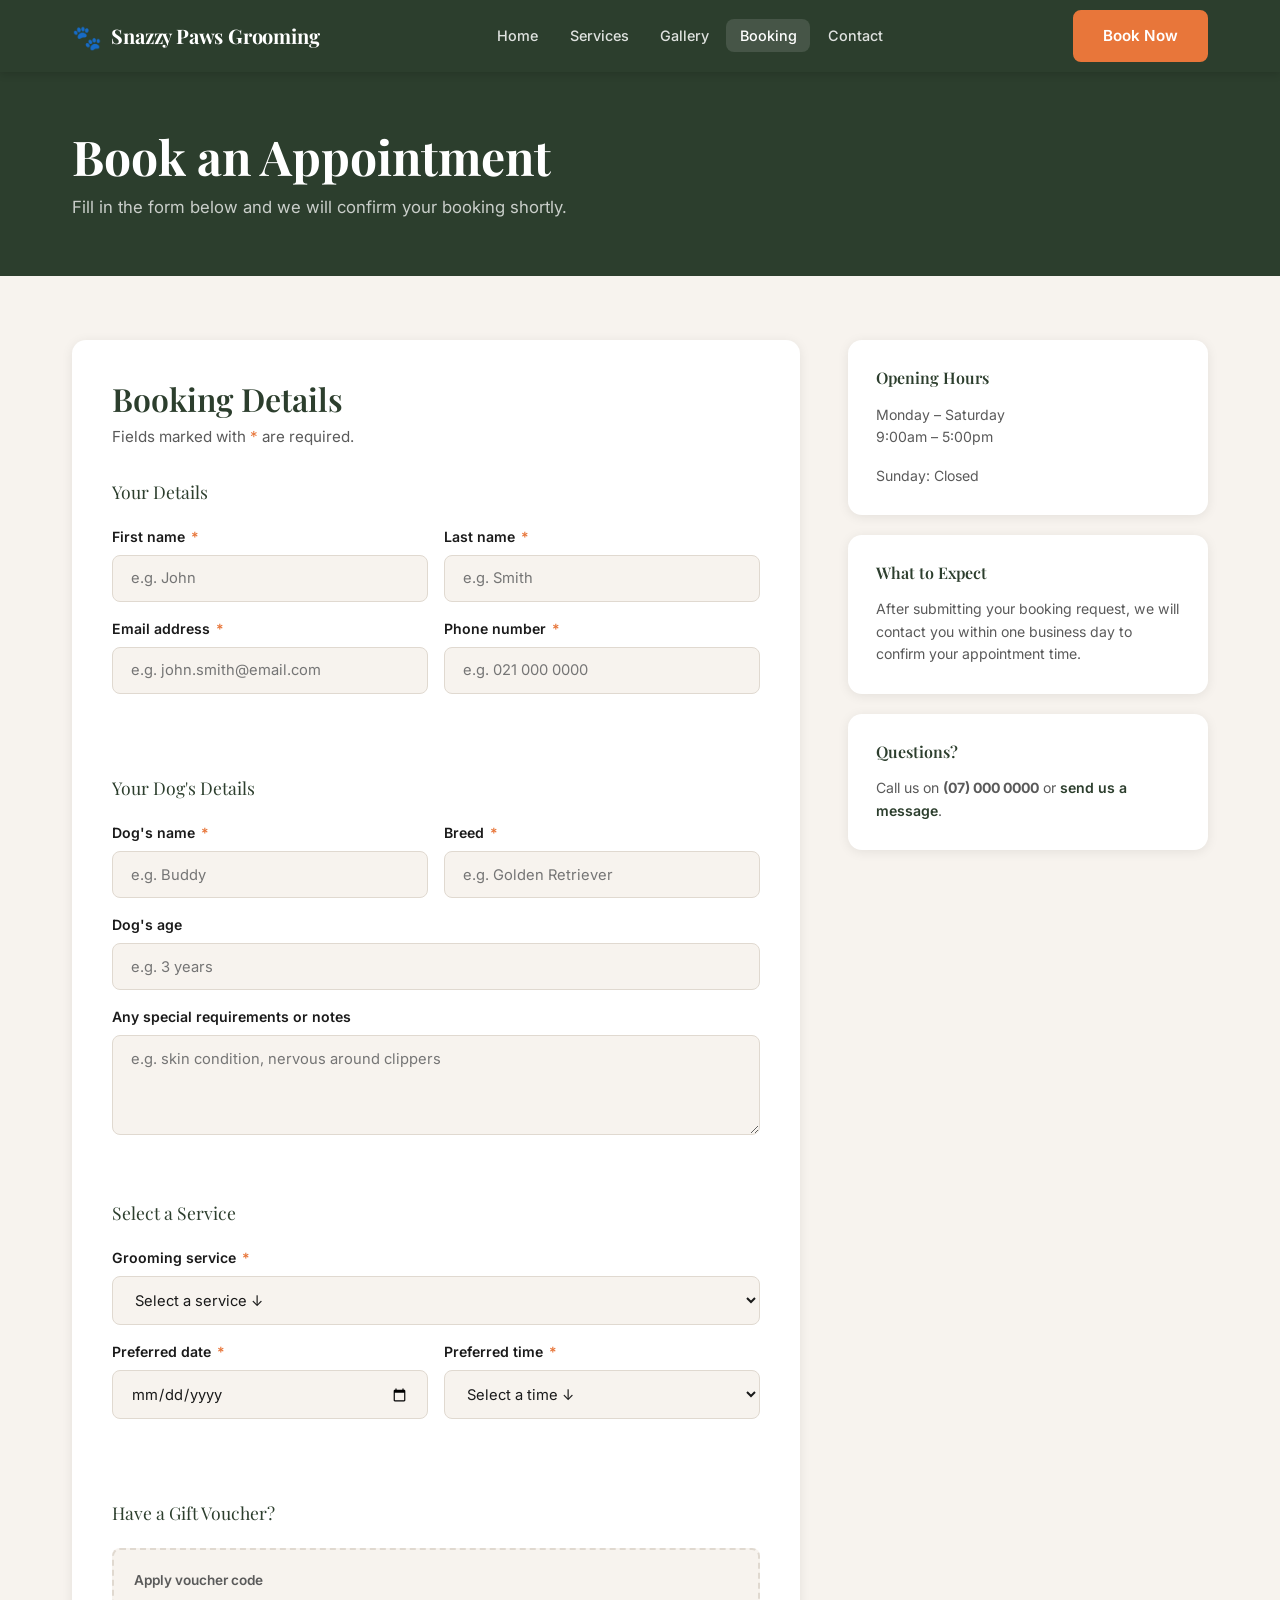
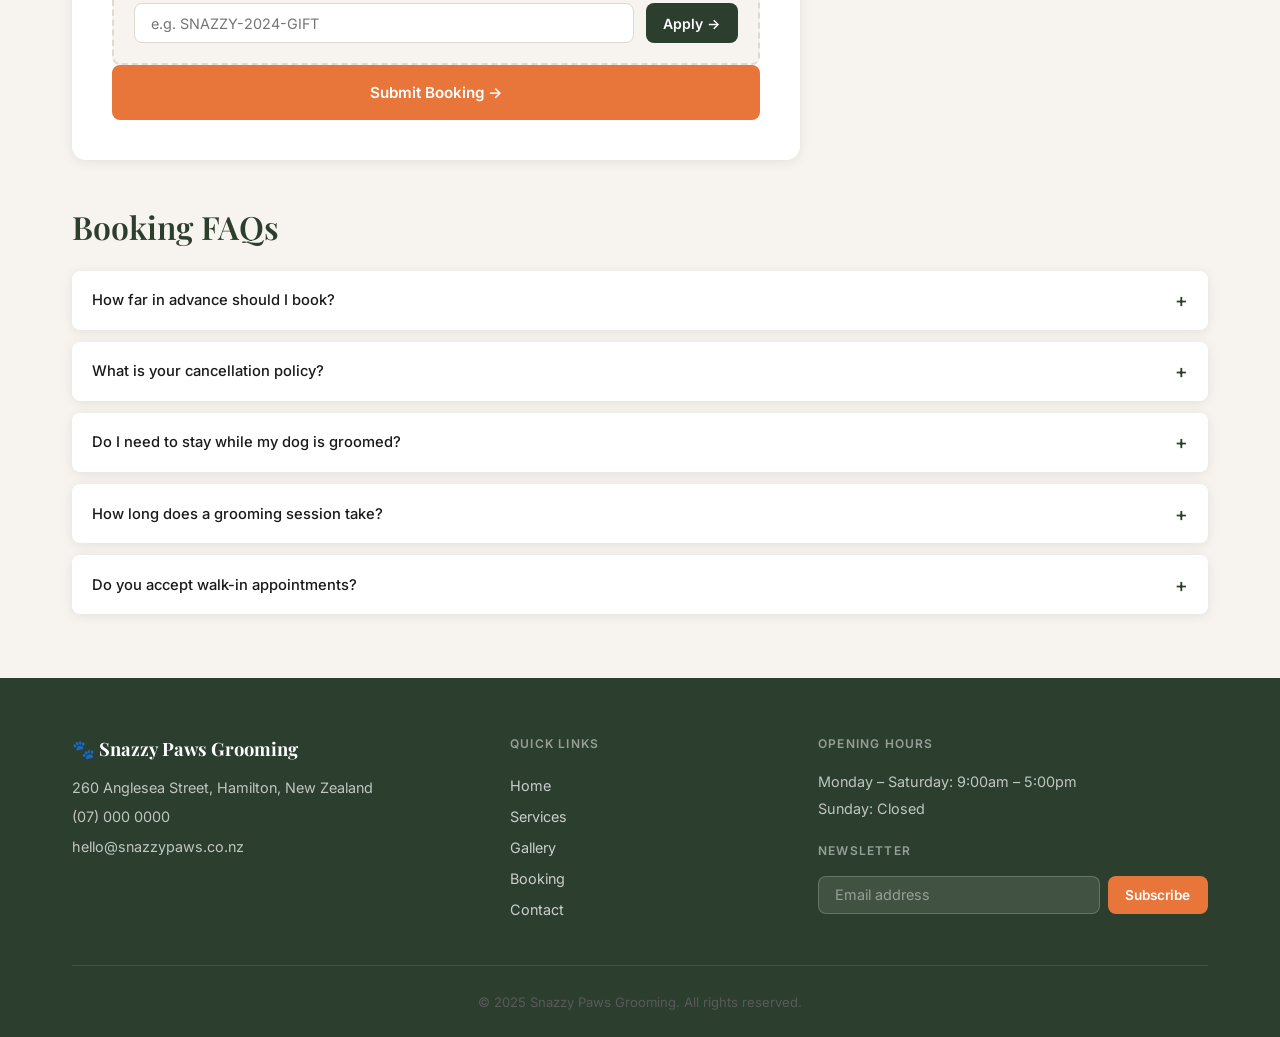
<file: booking.html>
<!DOCTYPE html>
<html lang="en">
  <head>
    <meta charset="UTF-8" />
    <meta name="viewport" content="width=device-width, initial-scale=1.0" />
    <meta name="description" content="Book a grooming appointment at Snazzy Paws Grooming in Hamilton — quick and easy online booking." />
    <title>Booking | Snazzy Paws Grooming</title>
    <link rel="stylesheet" href="css/styles.min.css" />
  </head>
  <body>

    <!-- ===================== HEADER ===================== -->
    <header class="site-header">
      <nav class="nav container" aria-label="Main navigation">
        <a href="index.html" class="nav__brand" aria-label="Snazzy Paws Grooming — Home">
          <span class="nav__brand-icon" aria-hidden="true">🐾</span>
          Snazzy Paws Grooming
        </a>
        <ul class="nav__links">
          <li><a href="index.html">Home</a></li>
          <li><a href="services.html">Services</a></li>
          <li><a href="gallery.html">Gallery</a></li>
          <li><a href="booking.html" class="active" aria-current="page">Booking</a></li>
          <li><a href="contact.html">Contact</a></li>
        </ul>
        <a href="booking.html" class="btn btn--primary nav__cta">Book Now</a>
        <button
          class="nav__toggle"
          aria-label="Open navigation menu"
          aria-expanded="false"
          aria-controls="mobile-nav"
        >
          <span></span>
          <span></span>
          <span></span>
        </button>
      </nav>
      <nav class="nav__mobile" id="mobile-nav" aria-label="Mobile navigation" aria-hidden="true">
        <a href="index.html">Home</a>
        <a href="services.html">Services</a>
        <a href="gallery.html">Gallery</a>
        <a href="booking.html" aria-current="page">Booking</a>
        <a href="contact.html">Contact</a>
        <a href="booking.html" class="btn btn--primary">Book Now</a>
      </nav>
    </header>

    <!-- ===================== MAIN ===================== -->
    <main id="main-content">

      <!-- Page Hero -->
      <section class="page-hero" aria-label="Booking page header">
        <div class="container">
          <h1>Book an Appointment</h1>
          <p>Fill in the form below and we will confirm your booking shortly.</p>
        </div>
      </section>

      <!-- Booking Form + Sidebar -->
      <section class="section" aria-labelledby="booking-form-heading">
        <div class="container">
          <div class="booking-layout">

            <!-- Booking Form -->
            <div>
              <div class="form-card">
                <h2 id="booking-form-heading" style="margin-bottom:0.4rem;">Booking Details</h2>
                <p style="font-size:0.95rem; margin-bottom:1.75rem;">Fields marked with <span style="color:var(--orange);">*</span> are required.</p>

                <!-- Your Details -->
                <fieldset class="form-section">
                  <legend class="form-section__title">Your Details</legend>
                  <div class="form-row">
                    <div class="form-group">
                      <label for="first-name">First name <span class="required">*</span></label>
                      <input
                        type="text"
                        id="first-name"
                        name="first-name"
                        placeholder="e.g. John"
                        autocomplete="given-name"
                        aria-required="true"
                      />
                    </div>
                    <div class="form-group">
                      <label for="last-name">Last name <span class="required">*</span></label>
                      <input
                        type="text"
                        id="last-name"
                        name="last-name"
                        placeholder="e.g. Smith"
                        autocomplete="family-name"
                        aria-required="true"
                      />
                    </div>
                  </div>
                  <div class="form-row">
                    <div class="form-group">
                      <label for="email">Email address <span class="required">*</span></label>
                      <input
                        type="email"
                        id="email"
                        name="email"
                        placeholder="e.g. john.smith@email.com"
                        autocomplete="email"
                        aria-required="true"
                      />
                    </div>
                    <div class="form-group">
                      <label for="phone">Phone number <span class="required">*</span></label>
                      <input
                        type="tel"
                        id="phone"
                        name="phone"
                        placeholder="e.g. 021 000 0000"
                        autocomplete="tel"
                        aria-required="true"
                      />
                    </div>
                  </div>
                </fieldset>

                <!-- Dog's Details -->
                <fieldset class="form-section">
                  <legend class="form-section__title">Your Dog's Details</legend>
                  <div class="form-row">
                    <div class="form-group">
                      <label for="dog-name">Dog's name <span class="required">*</span></label>
                      <input
                        type="text"
                        id="dog-name"
                        name="dog-name"
                        placeholder="e.g. Buddy"
                        aria-required="true"
                      />
                    </div>
                    <div class="form-group">
                      <label for="dog-breed">Breed <span class="required">*</span></label>
                      <input
                        type="text"
                        id="dog-breed"
                        name="dog-breed"
                        placeholder="e.g. Golden Retriever"
                        aria-required="true"
                      />
                    </div>
                  </div>
                  <div class="form-group">
                    <label for="dog-age">Dog's age</label>
                    <input
                      type="text"
                      id="dog-age"
                      name="dog-age"
                      placeholder="e.g. 3 years"
                    />
                  </div>
                  <div class="form-group">
                    <label for="special-requirements">Any special requirements or notes</label>
                    <textarea
                      id="special-requirements"
                      name="special-requirements"
                      placeholder="e.g. skin condition, nervous around clippers"
                      rows="3"
                    ></textarea>
                  </div>
                </fieldset>

                <!-- Select a Service -->
                <fieldset class="form-section">
                  <legend class="form-section__title">Select a Service</legend>
                  <div class="form-group">
                    <label for="service">Grooming service <span class="required">*</span></label>
                    <select id="service" name="service" aria-required="true">
                      <option value="" disabled selected>Select a service ↓</option>
                      <option value="bath-brush">Bath &amp; Brush ($25–$50)</option>
                      <option value="haircut">Haircut ($45–$85)</option>
                      <option value="nail-trim">Nail Trim ($10–$20)</option>
                      <option value="ear-cleaning">Ear Cleaning ($10–$15)</option>
                      <option value="teeth-brushing">Teeth Brushing ($10–$15)</option>
                      <option value="full-groom">Full Groom ($60–$120)</option>
                      <option value="spa">Spa Package ($75–$150)</option>
                      <option value="deshedding">De-shedding Treatment ($20–$40 add-on)</option>
                      <option value="medicated-bath">Medicated Bath ($20–$40 add-on)</option>
                      <option value="flea-tick">Flea &amp; Tick Treatment ($15–$30)</option>
                      <option value="express">Express Service ($15–$25 add-on)</option>
                      <option value="special-breed">Special-breed Cuts (price on consultation)</option>
                      <option value="puppy">Puppy Package ($30–$60)</option>
                      <option value="senior">Senior Dog Package ($40–$80)</option>
                    </select>
                  </div>
                  <div class="form-row">
                    <div class="form-group">
                      <label for="preferred-date">Preferred date <span class="required">*</span></label>
                      <input
                        type="date"
                        id="preferred-date"
                        name="preferred-date"
                        aria-required="true"
                      />
                    </div>
                    <div class="form-group">
                      <label for="preferred-time">Preferred time <span class="required">*</span></label>
                      <select id="preferred-time" name="preferred-time" aria-required="true">
                        <option value="" disabled selected>Select a time ↓</option>
                        <option value="9am">9:00am</option>
                        <option value="10am">10:00am</option>
                        <option value="11am">11:00am</option>
                        <option value="12pm">12:00pm</option>
                        <option value="1pm">1:00pm</option>
                        <option value="2pm">2:00pm</option>
                        <option value="3pm">3:00pm</option>
                        <option value="4pm">4:00pm</option>
                      </select>
                    </div>
                  </div>
                </fieldset>

                <!-- Gift Voucher -->
                <fieldset class="form-section">
                  <legend class="form-section__title">Have a Gift Voucher?</legend>
                  <div class="voucher-box">
                    <p class="voucher-box__label">Apply voucher code</p>
                    <div class="voucher-input-row">
                      <label for="voucher-code" class="sr-only">Voucher code</label>
                      <input
                        type="text"
                        id="voucher-code"
                        name="voucher-code"
                        placeholder="e.g. SNAZZY-2024-GIFT"
                        aria-label="Gift voucher code"
                      />
                      <button type="button" aria-label="Apply voucher code">Apply →</button>
                    </div>
                  </div>
                </fieldset>

                <!-- Submit -->
                <div class="form-section" style="border-bottom:none; padding-bottom:0; margin-bottom:0;">
                  <button type="submit" class="btn btn--primary" style="width:100%; justify-content:center; padding:1rem;" aria-label="Submit booking request">
                    Submit Booking →
                  </button>
                  <div class="confirmation-msg" role="alert" aria-live="polite" id="booking-confirmation">
                    ✓ Thank you — your booking request has been received. We will be in touch shortly to confirm your appointment.
                  </div>
                </div>

              </div>
            </div>

            <!-- Sidebar -->
            <aside class="booking-sidebar" aria-label="Booking information">
              <div class="sidebar-card">
                <h3>Opening Hours</h3>
                <p>Monday – Saturday<br />9:00am – 5:00pm</p>
                <p style="margin-top:0.5rem;">Sunday: Closed</p>
              </div>
              <div class="sidebar-card">
                <h3>What to Expect</h3>
                <p>After submitting your booking request, we will contact you within one business day to confirm your appointment time.</p>
              </div>
              <div class="sidebar-card">
                <h3>Questions?</h3>
                <p>Call us on <strong>(07) 000 0000</strong> or <a href="contact.html" style="color:var(--green-dark); font-weight:600;">send us a message</a>.</p>
              </div>
            </aside>

          </div>

          <!-- FAQ -->
          <section style="margin-top:3rem;" aria-labelledby="faq-heading">
            <h2 id="faq-heading" style="margin-bottom:1.5rem;">Booking FAQs</h2>
            <div class="faq-list">

              <div class="faq-item">
                <button
                  class="faq-item__question"
                  aria-expanded="false"
                  aria-controls="faq-1"
                >
                  How far in advance should I book?
                  <span class="faq-item__icon" aria-hidden="true">+</span>
                </button>
                <div class="faq-item__answer" id="faq-1" role="region">
                  We recommend booking at least 3–5 days in advance, especially for weekends. For popular time slots, a week or more ahead is ideal.
                </div>
              </div>

              <div class="faq-item">
                <button
                  class="faq-item__question"
                  aria-expanded="false"
                  aria-controls="faq-2"
                >
                  What is your cancellation policy?
                  <span class="faq-item__icon" aria-hidden="true">+</span>
                </button>
                <div class="faq-item__answer" id="faq-2" role="region">
                  We ask for at least 24 hours notice for cancellations so we can offer the slot to another dog. Last-minute cancellations may incur a fee.
                </div>
              </div>

              <div class="faq-item">
                <button
                  class="faq-item__question"
                  aria-expanded="false"
                  aria-controls="faq-3"
                >
                  Do I need to stay while my dog is groomed?
                  <span class="faq-item__icon" aria-hidden="true">+</span>
                </button>
                <div class="faq-item__answer" id="faq-3" role="region">
                  No — most owners drop their dog off and return when the groom is complete. We will give you an estimated pickup time when you book.
                </div>
              </div>

              <div class="faq-item">
                <button
                  class="faq-item__question"
                  aria-expanded="false"
                  aria-controls="faq-4"
                >
                  How long does a grooming session take?
                  <span class="faq-item__icon" aria-hidden="true">+</span>
                </button>
                <div class="faq-item__answer" id="faq-4" role="region">
                  Session length varies depending on the service and your dog's size and coat. A bath and brush typically takes 1–2 hours; a full groom may take 2–4 hours.
                </div>
              </div>

              <div class="faq-item">
                <button
                  class="faq-item__question"
                  aria-expanded="false"
                  aria-controls="faq-5"
                >
                  Do you accept walk-in appointments?
                  <span class="faq-item__icon" aria-hidden="true">+</span>
                </button>
                <div class="faq-item__answer" id="faq-5" role="region">
                  We occasionally have availability for walk-ins, but we recommend booking in advance to guarantee your preferred time. Call us on the day to check.
                </div>
              </div>

            </div>
          </section>

        </div>
      </section>

    </main>

    <!-- ===================== FOOTER ===================== -->
    <footer class="site-footer">
      <div class="container">
        <div class="footer__grid">
          <div>
            <p class="footer__brand">🐾 Snazzy Paws Grooming</p>
            <div class="footer__info">
              <p>260 Anglesea Street, Hamilton, New Zealand</p>
              <p>(07) 000 0000</p>
              <p>hello@snazzypaws.co.nz</p>
            </div>
          </div>
          <div>
            <p class="footer__heading">Quick Links</p>
            <nav class="footer__links" aria-label="Footer navigation">
              <a href="index.html">Home</a>
              <a href="services.html">Services</a>
              <a href="gallery.html">Gallery</a>
              <a href="booking.html">Booking</a>
              <a href="contact.html">Contact</a>
            </nav>
          </div>
          <div>
            <p class="footer__heading">Opening Hours</p>
            <div class="footer__hours">
              <p>Monday – Saturday: 9:00am – 5:00pm</p>
              <p>Sunday: Closed</p>
            </div>
            <p class="footer__heading" style="margin-top:1.25rem;">Newsletter</p>
            <form class="footer__newsletter-form" aria-label="Newsletter signup">
              <label for="newsletter-email-b" class="sr-only">Email address</label>
              <input type="email" id="newsletter-email-b" name="email" placeholder="Email address" />
              <button type="submit">Subscribe</button>
            </form>
          </div>
        </div>
        <div class="footer__bottom">
          <p style="margin-top:0.4rem;">© 2025 Snazzy Paws Grooming. All rights reserved.</p>
        </div>
      </div>
    </footer>

    <script>
      // Mobile nav toggle
      const toggle = document.querySelector('.nav__toggle');
      const mobileNav = document.querySelector('.nav__mobile');
      toggle.addEventListener('click', function () {
        const isOpen = mobileNav.classList.toggle('is-open');
        toggle.setAttribute('aria-expanded', isOpen);
        mobileNav.setAttribute('aria-hidden', !isOpen);
      });

      // FAQ accordion
      const faqButtons = document.querySelectorAll('.faq-item__question');
      faqButtons.forEach(function (btn) {
        btn.addEventListener('click', function () {
          const item = btn.closest('.faq-item');
          const isOpen = item.classList.toggle('is-open');
          btn.setAttribute('aria-expanded', isOpen);
        });
      });

      // Booking form submission (demo)
      const submitBtn = document.querySelector('[aria-label="Submit booking request"]');
      const confirmation = document.getElementById('booking-confirmation');
      if (submitBtn && confirmation) {
        submitBtn.addEventListener('click', function () {
          confirmation.style.display = 'block';
        });
      }
    </script>

  </body>
</html>
</file>
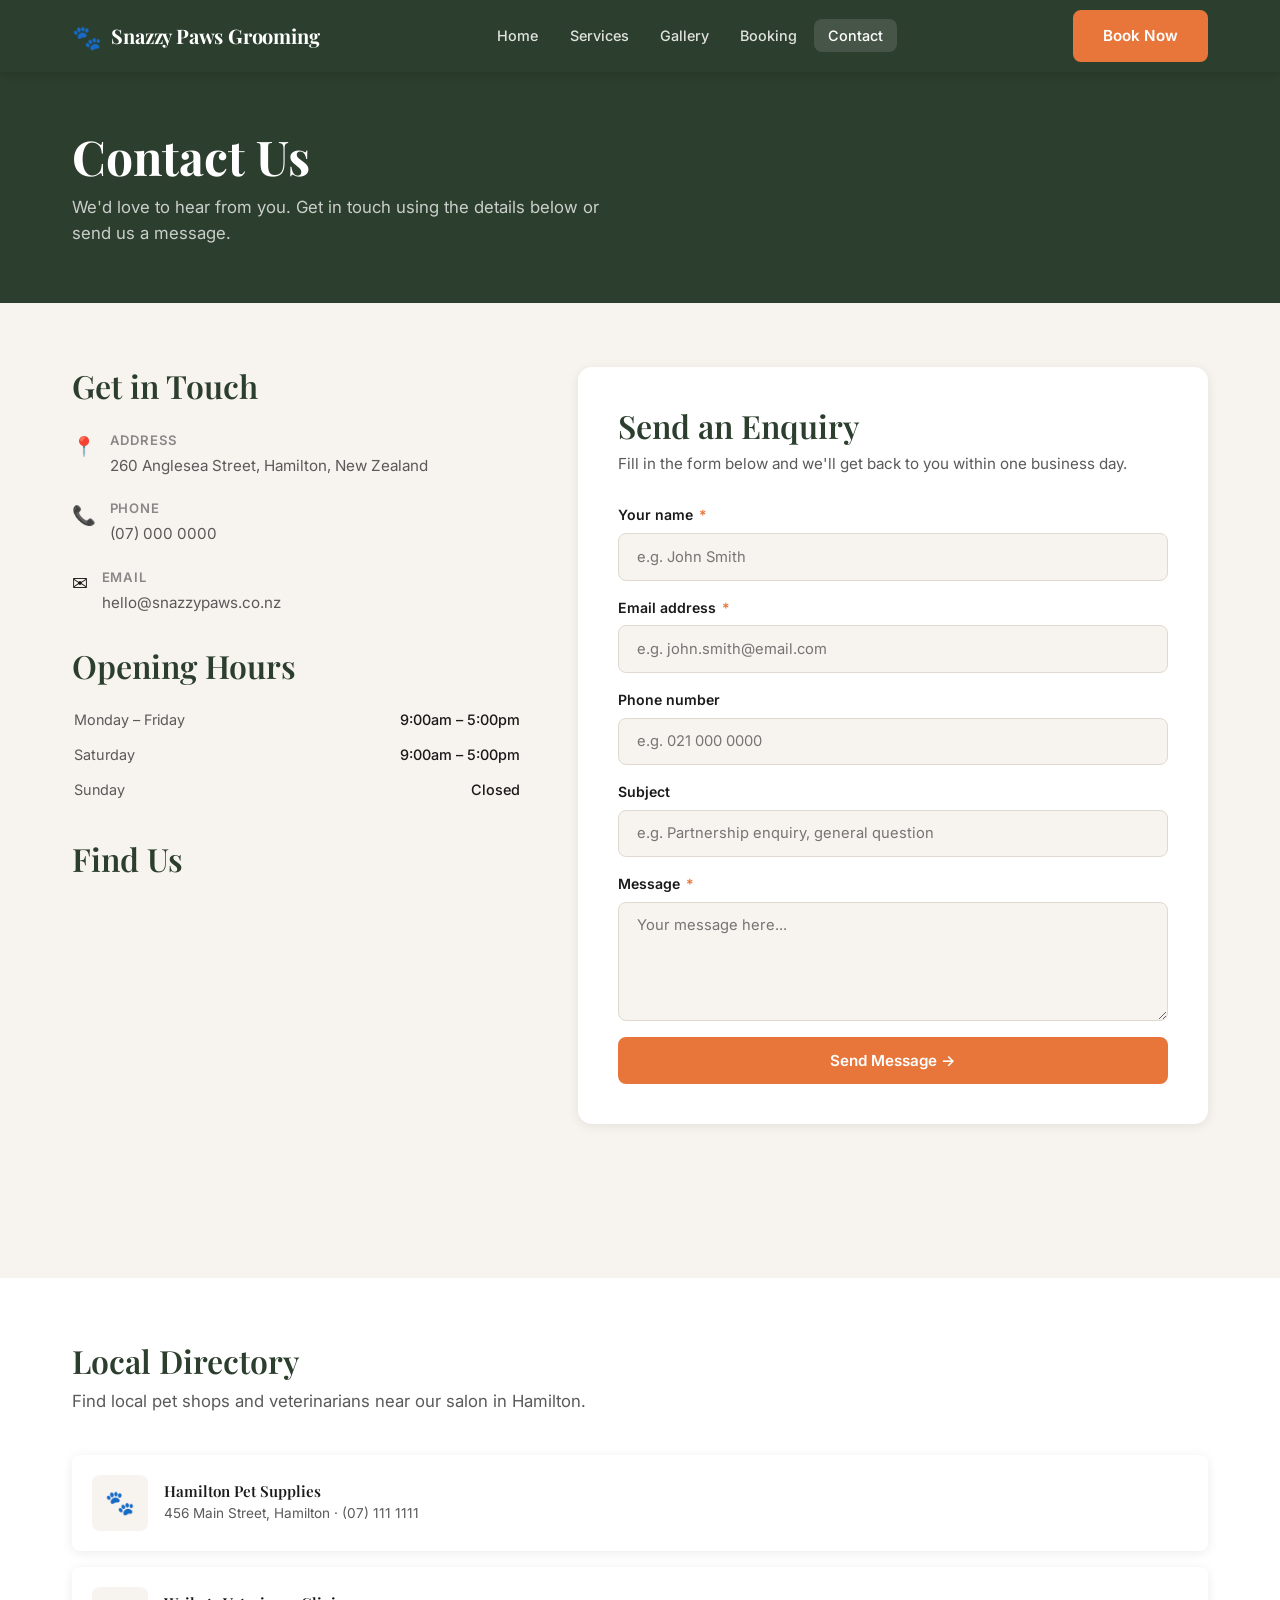
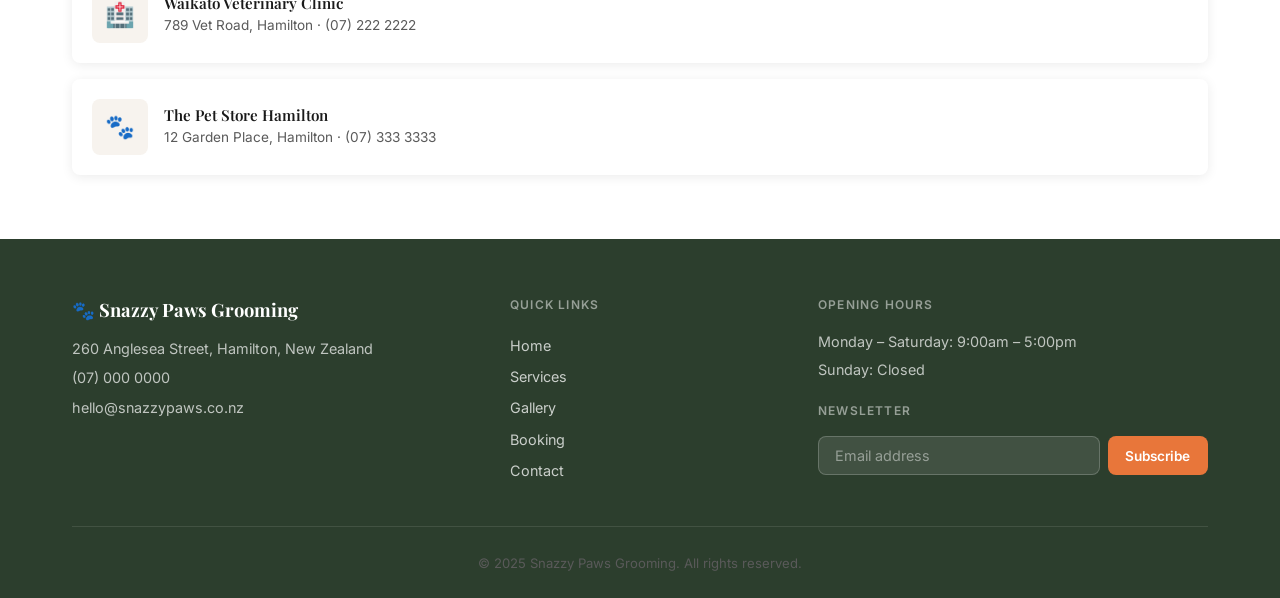
<file: contact.html>
<!DOCTYPE html>
<html lang="en">
  <head>
    <meta charset="UTF-8" />
    <meta name="viewport" content="width=device-width, initial-scale=1.0" />
    <meta name="description" content="Contact Snazzy Paws Grooming in Hamilton — get in touch, find us on the map, or send us a message." />
    <title>Contact | Snazzy Paws Grooming</title>
    <link rel="stylesheet" href="css/styles.min.css" />
  </head>
  <body>

    <!-- ===================== HEADER ===================== -->
    <header class="site-header">
      <nav class="nav container" aria-label="Main navigation">
        <a href="index.html" class="nav__brand" aria-label="Snazzy Paws Grooming — Home">
          <span class="nav__brand-icon" aria-hidden="true">🐾</span>
          Snazzy Paws Grooming
        </a>
        <ul class="nav__links">
          <li><a href="index.html">Home</a></li>
          <li><a href="services.html">Services</a></li>
          <li><a href="gallery.html">Gallery</a></li>
          <li><a href="booking.html">Booking</a></li>
          <li><a href="contact.html" class="active" aria-current="page">Contact</a></li>
        </ul>
        <a href="booking.html" class="btn btn--primary nav__cta">Book Now</a>
        <button
          class="nav__toggle"
          aria-label="Open navigation menu"
          aria-expanded="false"
          aria-controls="mobile-nav"
        >
          <span></span>
          <span></span>
          <span></span>
        </button>
      </nav>
      <nav class="nav__mobile" id="mobile-nav" aria-label="Mobile navigation" aria-hidden="true">
        <a href="index.html">Home</a>
        <a href="services.html">Services</a>
        <a href="gallery.html">Gallery</a>
        <a href="booking.html">Booking</a>
        <a href="contact.html" aria-current="page">Contact</a>
        <a href="booking.html" class="btn btn--primary">Book Now</a>
      </nav>
    </header>

    <!-- ===================== MAIN ===================== -->
    <main id="main-content">

      <!-- Page Hero -->
      <section class="page-hero" aria-label="Contact page header">
        <div class="container">
          <h1>Contact Us</h1>
          <p>We'd love to hear from you. Get in touch using the details below or send us a message.</p>
        </div>
      </section>

      <!-- Contact Info + Form -->
      <section class="section" aria-labelledby="contact-section-heading">
        <div class="container">
          <h2 id="contact-section-heading" class="sr-only">Contact information and enquiry form</h2>
          <div class="contact-layout">

            <!-- Left: Info + Hours + Map -->
            <div>
              <h2 style="margin-bottom:1.5rem;">Get in Touch</h2>

              <div class="contact-info__item">
                <span class="contact-info__icon" aria-hidden="true">📍</span>
                <div>
                  <p class="contact-info__label">Address</p>
                  <p class="contact-info__value">260 Anglesea Street, Hamilton, New Zealand</p>
                </div>
              </div>

              <div class="contact-info__item">
                <span class="contact-info__icon" aria-hidden="true">📞</span>
                <div>
                  <p class="contact-info__label">Phone</p>
                  <p class="contact-info__value">(07) 000 0000</p>
                </div>
              </div>

              <div class="contact-info__item">
                <span class="contact-info__icon" aria-hidden="true">✉️</span>
                <div>
                  <p class="contact-info__label">Email</p>
                  <p class="contact-info__value">hello@snazzypaws.co.nz</p>
                </div>
              </div>

              <h2 style="margin:2rem 0 1rem;">Opening Hours</h2>
              <table class="hours-table" aria-label="Opening hours">
                <tbody>
                  <tr>
                    <td>Monday – Friday</td>
                    <td>9:00am – 5:00pm</td>
                  </tr>
                  <tr>
                    <td>Saturday</td>
                    <td>9:00am – 5:00pm</td>
                  </tr>
                  <tr>
                    <td>Sunday</td>
                    <td>Closed</td>
                  </tr>
                </tbody>
              </table>

              <!-- Google Map embed -->
              <h2 style="margin:2rem 0 1rem;">Find Us</h2>
              <iframe
                src="https://www.google.com/maps/embed?pb=!1m18!1m12!1m3!1d6306.150502898766!2d175.27895305410604!3d-37.78827618649269!2m3!1f0!2f0!3f0!3m2!1i1024!2i768!4f13.1!3m3!1m2!1s0x6d6d18a56518c1e5%3A0x6e03b8eb1bdb640f!2s260%20Anglesea%20Street%2C%20Council%20Building%2C%20Hamilton%203240%2C%20New%20Zealand!5e0!3m2!1sen!2sau!4v1782770297330!5m2!1sen!2sau"
                
                height="320"
                style="border:0; border-radius: var(--radius-lg); display:block;"
                allowfullscreen=""
                loading="lazy"
                referrerpolicy="no-referrer-when-downgrade"
                title="Map showing Snazzy Paws Grooming location in Hamilton, New Zealand"
                aria-label="Google Map showing Snazzy Paws Grooming location in Hamilton CBD"
              ></iframe>
            </div>

            <!-- Right: Enquiry Form -->
            <div class="contact-form-card">
              <h2>Send an Enquiry</h2>
              <p>Fill in the form below and we'll get back to you within one business day.</p>

              <div class="form-group">
                <label for="contact-name">Your name <span class="required">*</span></label>
                <input
                  type="text"
                  id="contact-name"
                  name="name"
                  placeholder="e.g. John Smith"
                  autocomplete="name"
                  aria-required="true"
                />
              </div>

              <div class="form-group">
                <label for="contact-email">Email address <span class="required">*</span></label>
                <input
                  type="email"
                  id="contact-email"
                  name="email"
                  placeholder="e.g. john.smith@email.com"
                  autocomplete="email"
                  aria-required="true"
                />
              </div>

              <div class="form-group">
                <label for="contact-phone">Phone number</label>
                <input
                  type="tel"
                  id="contact-phone"
                  name="phone"
                  placeholder="e.g. 021 000 0000"
                  autocomplete="tel"
                />
              </div>

              <div class="form-group">
                <label for="contact-subject">Subject</label>
                <input
                  type="text"
                  id="contact-subject"
                  name="subject"
                  placeholder="e.g. Partnership enquiry, general question"
                />
              </div>

              <div class="form-group">
                <label for="contact-message">Message <span class="required">*</span></label>
                <textarea
                  id="contact-message"
                  name="message"
                  rows="5"
                  placeholder="Your message here..."
                  aria-required="true"
                ></textarea>
              </div>

              <button
                type="submit"
                class="btn btn--primary"
                style="width:100%; justify-content:center;"
                aria-label="Send your message"
                id="contact-submit"
              >
                Send Message →
              </button>

              <div
                class="confirmation-msg"
                id="contact-confirmation"
                role="alert"
                aria-live="polite"
              >
                ✓ Thank you for your message. We will be in touch within one business day.
              </div>
            </div>

          </div>
        </div>
      </section>

      <!-- Local Directory -->
      <section class="section section--alt" aria-labelledby="directory-heading">
        <div class="container">
          <div class="section__header">
            <h2 id="directory-heading">Local Directory</h2>
            <p>Find local pet shops and veterinarians near our salon in Hamilton.</p>
          </div>
          <div class="directory-grid">
            <article class="directory-item">
              <div class="directory-item__image--placeholder" role="img" aria-label="Local pet shop">🐾</div>
              <div>
                <h3 class="directory-item__name">Hamilton Pet Supplies</h3>
                <p class="directory-item__detail">456 Main Street, Hamilton · (07) 111 1111</p>
              </div>
            </article>
            <article class="directory-item">
              <div class="directory-item__image--placeholder" role="img" aria-label="Veterinary clinic">🏥</div>
              <div>
                <h3 class="directory-item__name">Waikato Veterinary Clinic</h3>
                <p class="directory-item__detail">789 Vet Road, Hamilton · (07) 222 2222</p>
              </div>
            </article>
            <article class="directory-item">
              <div class="directory-item__image--placeholder" role="img" aria-label="Local pet shop">🐾</div>
              <div>
                <h3 class="directory-item__name">The Pet Store Hamilton</h3>
                <p class="directory-item__detail">12 Garden Place, Hamilton · (07) 333 3333</p>
              </div>
            </article>
          </div>
        </div>
      </section>

    </main>

    <!-- ===================== FOOTER ===================== -->
    <footer class="site-footer">
      <div class="container">
        <div class="footer__grid">
          <div>
            <p class="footer__brand">🐾 Snazzy Paws Grooming</p>
            <div class="footer__info">
              <p>260 Anglesea Street, Hamilton, New Zealand</p>
              <p>(07) 000 0000</p>
              <p>hello@snazzypaws.co.nz</p>
            </div>
          </div>
          <div>
            <p class="footer__heading">Quick Links</p>
            <nav class="footer__links" aria-label="Footer navigation">
              <a href="index.html">Home</a>
              <a href="services.html">Services</a>
              <a href="gallery.html">Gallery</a>
              <a href="booking.html">Booking</a>
              <a href="contact.html">Contact</a>
            </nav>
          </div>
          <div>
            <p class="footer__heading">Opening Hours</p>
            <div class="footer__hours">
              <p>Monday – Saturday: 9:00am – 5:00pm</p>
              <p>Sunday: Closed</p>
            </div>
            <p class="footer__heading" style="margin-top:1.25rem;">Newsletter</p>
            <form class="footer__newsletter-form" aria-label="Newsletter signup">
              <label for="newsletter-email-c" class="sr-only">Email address</label>
              <input type="email" id="newsletter-email-c" name="email" placeholder="Email address" />
              <button type="submit">Subscribe</button>
            </form>
          </div>
        </div>
        <div class="footer__bottom">
          <p style="margin-top:0.4rem;">© 2025 Snazzy Paws Grooming. All rights reserved.</p>
        </div>
      </div>
    </footer>

    <script>
      // Mobile nav toggle
      const toggle = document.querySelector('.nav__toggle');
      const mobileNav = document.querySelector('.nav__mobile');
      toggle.addEventListener('click', function () {
        const isOpen = mobileNav.classList.toggle('is-open');
        toggle.setAttribute('aria-expanded', isOpen);
        mobileNav.setAttribute('aria-hidden', !isOpen);
      });

      // Contact form submission (demo)
      const contactSubmit = document.getElementById('contact-submit');
      const contactConfirmation = document.getElementById('contact-confirmation');
      if (contactSubmit && contactConfirmation) {
        contactSubmit.addEventListener('click', function () {
          contactConfirmation.style.display = 'block';
        });
      }
    </script>

  </body>
</html>
</file>
<file: css/styles.min.css>
@import url('https://fonts.googleapis.com/css2?family=Playfair+Display:wght@400;600;700&family=Inter:wght@300;400;500;600&display=swap');:root{--green-dark:#2C3E2D;--green-mid:#3D5C3E;--orange:#E8763A;--orange-dark:#C95F20;--brown:#6B4F3A;--bg:#F7F3EE;--white:#FFFFFF;--card-bg:#FFFFFF;--text-primary:#1A1A1A;--text-secondary:#5A5A5A;--text-light:#888888;--border:#E0D9D0;--shadow:0 2px 12px rgba(0,0,0,0.08);--shadow-hover:0 6px 24px rgba(0,0,0,0.13);--radius:8px;--radius-lg:14px;--font-display:'Playfair Display',Georgia,serif;--font-body:'Inter',system-ui,sans-serif;--max-width:1200px;--nav-height:72px}.sr-only{position:absolute;width:1px;height:1px;padding:0;margin:-1px;overflow:hidden;clip:rect(0,0,0,0);white-space:nowrap;border:0}*,*::before,*::after{box-sizing:border-box;margin:0;padding:0}html{scroll-behavior:smooth}body{font-family:var(--font-body);font-size:16px;line-height:1.6;color:var(--text-primary);background-color:var(--bg)}img{max-width:100%;height:auto;display:block}a{color:inherit;text-decoration:none}ul{list-style:none}h1,h2,h3,h4{font-family:var(--font-display);line-height:1.2;color:var(--green-dark)}h1{font-size:clamp(2rem,4vw,3rem);font-weight:700}h2{font-size:clamp(1.5rem,2.5vw,2rem);font-weight:600}h3{font-size:clamp(1.1rem,2vw,1.4rem);font-weight:600}h4{font-size:1rem;font-weight:600}p{color:var(--text-secondary);margin-bottom:1rem}p:last-child{margin-bottom:0}.container{max-width:var(--max-width);margin:0 auto;padding:0 2rem}.section{padding:4rem 0}.section--alt{background-color:var(--white)}.section__header{margin-bottom:2.5rem}.section__header h2{margin-bottom:0.5rem}.section__header p{font-size:1.05rem;max-width:600px}.btn{display:inline-flex;align-items:center;gap:0.4rem;padding:0.75rem 1.75rem;border-radius:var(--radius);font-family:var(--font-body);font-size:0.95rem;font-weight:600;cursor:pointer;border:2px solid transparent;transition:background 0.2s,color 0.2s,border-color 0.2s,transform 0.15s;text-decoration:none}.btn:hover{transform:translateY(-1px)}.btn--primary{background:var(--orange);color:var(--white);border-color:var(--orange)}.btn--primary:hover{background:var(--orange-dark);border-color:var(--orange-dark)}.btn--outline{background:transparent;color:var(--white);border-color:var(--white)}.btn--outline:hover{background:var(--white);color:var(--green-dark)}.btn--dark{background:var(--green-dark);color:var(--white);border-color:var(--green-dark)}.btn--dark:hover{background:var(--green-mid);border-color:var(--green-mid)}.site-header{position:sticky;top:0;z-index:100;background:var(--green-dark);height:var(--nav-height);box-shadow:0 2px 8px rgba(0,0,0,0.15)}.nav{display:flex;align-items:center;justify-content:space-between;height:var(--nav-height)}.nav__brand{display:flex;align-items:center;gap:0.6rem;color:var(--white);font-family:var(--font-display);font-size:1.25rem;font-weight:700;letter-spacing:-0.01em}.nav__brand-icon{font-size:1.5rem}.nav__links{display:flex;align-items:center;gap:0.25rem}.nav__links a{color:rgba(255,255,255,0.85);font-size:0.9rem;font-weight:500;padding:0.5rem 0.85rem;border-radius:var(--radius);transition:color 0.2s,background 0.2s}.nav__links a:hover,.nav__links a.active{color:var(--white);background:rgba(255,255,255,0.12)}.nav__cta{margin-left:0.75rem}.nav__toggle{display:none;flex-direction:column;gap:5px;background:none;border:none;cursor:pointer;padding:0.5rem;aria-label:"Open menu"}.nav__toggle span{display:block;width:24px;height:2px;background:var(--white);border-radius:2px;transition:transform 0.3s,opacity 0.3s}.nav__mobile{display:none;position:fixed;top:var(--nav-height);left:0;right:0;background:var(--green-dark);padding:1.5rem 2rem 2rem;border-top:1px solid rgba(255,255,255,0.1);box-shadow:0 8px 24px rgba(0,0,0,0.2)}.nav__mobile.is-open{display:block}.nav__mobile a{display:block;color:rgba(255,255,255,0.85);font-size:1.05rem;font-weight:500;padding:0.85rem 0;border-bottom:1px solid rgba(255,255,255,0.08);transition:color 0.2s}.nav__mobile a:hover{color:var(--white)}.nav__mobile .btn{margin-top:1.25rem;width:100%;justify-content:center}.site-footer{background:var(--green-dark);color:rgba(255,255,255,0.85);padding:3.5rem 0 1.5rem}.footer__grid{display:grid;grid-template-columns:1.5fr 1fr 1.5fr;gap:3rem;margin-bottom:2.5rem}.footer__brand{font-family:var(--font-display);font-size:1.15rem;font-weight:700;color:var(--white);margin-bottom:0.75rem}.footer__info p{color:rgba(255,255,255,0.7);font-size:0.9rem;margin-bottom:0.4rem}.footer__heading{font-family:var(--font-body);font-size:0.75rem;font-weight:600;text-transform:uppercase;letter-spacing:0.1em;color:rgba(255,255,255,0.5);margin-bottom:1rem}.footer__links a{display:block;color:rgba(255,255,255,0.75);font-size:0.9rem;padding:0.25rem 0;transition:color 0.2s}.footer__links a:hover{color:var(--white)}.footer__hours p{color:rgba(255,255,255,0.7);font-size:0.9rem;margin-bottom:0.3rem}.footer__newsletter-form{display:flex;gap:0.5rem;margin-top:0.75rem}.footer__newsletter-form input{flex:1;padding:0.6rem 1rem;border-radius:var(--radius);border:1px solid rgba(255,255,255,0.2);background:rgba(255,255,255,0.1);color:var(--white);font-family:var(--font-body);font-size:0.9rem}.footer__newsletter-form input::placeholder{color:rgba(255,255,255,0.45)}.footer__newsletter-form button{padding:0.6rem 1.1rem;background:var(--orange);color:var(--white);border:none;border-radius:var(--radius);font-family:var(--font-body);font-size:0.85rem;font-weight:600;cursor:pointer;transition:background 0.2s}.footer__newsletter-form button:hover{background:var(--orange-dark)}.footer__bottom{border-top:1px solid rgba(255,255,255,0.1);padding-top:1.25rem;text-align:center;font-size:0.82rem;color:rgba(255,255,255,0.4)}.hero{position:relative;min-height:520px;display:flex;align-items:flex-end;overflow:hidden;background:var(--green-dark)}.hero__image{position:absolute;inset:0;width:100%;height:100%;object-fit:cover;opacity:0.45}.hero__content{position:relative;z-index:1;padding:4rem 0;max-width:620px}.hero__tagline{font-family:var(--font-body);font-size:0.85rem;font-weight:600;text-transform:uppercase;letter-spacing:0.12em;color:var(--orange);margin-bottom:1rem}.hero__title{color:var(--white);margin-bottom:1.25rem}.hero__subtitle{color:rgba(255,255,255,0.8);font-size:1.1rem;margin-bottom:2rem}.hero__actions{display:flex;gap:1rem;flex-wrap:wrap}.status-bar{background:var(--white);border-bottom:1px solid var(--border);padding:0.75rem 0;text-align:center}.status-badge{display:inline-flex;align-items:center;gap:0.5rem;font-size:0.9rem;font-weight:500;color:var(--text-secondary)}.status-badge__dot{width:8px;height:8px;border-radius:50%;background:#4CAF50;flex-shrink:0}.services-grid{display:grid;grid-template-columns:repeat(3,1fr);gap:1.5rem}.service-card{display:block;background:var(--card-bg);border-radius:var(--radius-lg);overflow:hidden;box-shadow:var(--shadow);border-left:4px solid var(--green-dark);transition:box-shadow 0.2s,transform 0.2s}.service-card:hover{box-shadow:var(--shadow-hover);transform:translateY(-3px)}.service-card__image{width:100%;height:180px;object-fit:cover;background:var(--border)}.service-card__image--placeholder{width:100%;height:180px;background:linear-gradient(135deg,#e0d9d0 0%,#c8bfb5 100%);display:flex;align-items:center;justify-content:center;color:var(--text-light);font-size:2rem}.service-card__body{padding:1.25rem}.service-card__name{font-family:var(--font-display);font-size:1.05rem;color:var(--green-dark);margin-bottom:0.25rem}.service-card__desc{font-size:0.88rem;color:var(--text-secondary);margin-bottom:0.5rem}.service-card__price{font-size:0.9rem;font-weight:600;color:var(--orange)}.services-cta{text-align:center;margin-top:2.5rem}.about-grid{display:grid;grid-template-columns:1fr 1fr;gap:4rem;align-items:center}.about__image{border-radius:var(--radius-lg);width:100%;height:360px;object-fit:cover;box-shadow:var(--shadow)}.about__image--placeholder{border-radius:var(--radius-lg);width:100%;height:360px;background:linear-gradient(135deg,#e0d9d0 0%,#c8bfb5 100%);display:flex;align-items:center;justify-content:center;color:var(--text-light);font-size:3rem}.about__text h2{margin-bottom:1rem}.about__text p{margin-bottom:1.25rem}.reviews-grid{display:grid;grid-template-columns:repeat(3,1fr);gap:1.5rem}.review-card{background:var(--card-bg);border-radius:var(--radius-lg);padding:1.75rem;box-shadow:var(--shadow);position:relative}.review-card__quote{font-size:2rem;color:var(--orange);line-height:1;margin-bottom:0.75rem;font-family:var(--font-display)}.review-card__text{font-size:0.95rem;color:var(--text-secondary);font-style:italic;margin-bottom:1rem}.review-card__author{font-size:0.85rem;font-weight:600;color:var(--green-dark)}.tips-grid{display:grid;grid-template-columns:repeat(3,1fr);gap:1.5rem}.tip-card{background:var(--card-bg);border-radius:var(--radius-lg);overflow:hidden;box-shadow:var(--shadow);transition:box-shadow 0.2s,transform 0.2s}.tip-card:hover{box-shadow:var(--shadow-hover);transform:translateY(-3px)}.tip-card__image--placeholder{width:100%;height:160px;background:linear-gradient(135deg,#e0d9d0 0%,#c8bfb5 100%);display:flex;align-items:center;justify-content:center;color:var(--text-light);font-size:2rem}.tip-card__body{padding:1.25rem}.tip-card__title{font-family:var(--font-display);font-size:1rem;color:var(--green-dark);margin-bottom:0.4rem}.tip-card__preview{font-size:0.88rem;color:var(--text-secondary)}.page-hero{background:var(--green-dark);padding:3.5rem 0;color:var(--white)}.page-hero h1{color:var(--white);margin-bottom:0.5rem}.page-hero p{color:rgba(255,255,255,0.75);font-size:1.05rem;max-width:560px}.packages-grid{display:grid;grid-template-columns:repeat(4,1fr);gap:1.25rem}.package-card{display:block;background:var(--card-bg);border-radius:var(--radius-lg);overflow:hidden;box-shadow:var(--shadow);border-left:4px solid var(--green-dark);transition:box-shadow 0.2s,transform 0.2s}.package-card:hover{box-shadow:var(--shadow-hover);transform:translateY(-3px)}.package-card__image--placeholder{width:100%;height:140px;background:linear-gradient(135deg,#e0d9d0 0%,#c8bfb5 100%);display:flex;align-items:center;justify-content:center;color:var(--text-light);font-size:1.75rem}.package-card__body{padding:1rem 1.1rem}.package-card__name{font-family:var(--font-display);font-size:1rem;color:var(--green-dark);margin-bottom:0.2rem}.package-card__price{font-size:0.88rem;font-weight:600;color:var(--orange)}.pricing-table{width:100%;border-collapse:collapse;background:var(--card-bg);border-radius:var(--radius-lg);overflow:hidden;box-shadow:var(--shadow)}.pricing-table th{background:var(--green-dark);color:var(--white);font-family:var(--font-body);font-size:0.85rem;font-weight:600;text-transform:uppercase;letter-spacing:0.06em;padding:1rem 1.25rem;text-align:left}.pricing-table td{padding:0.9rem 1.25rem;font-size:0.9rem;color:var(--text-secondary);border-bottom:1px solid var(--border)}.pricing-table tbody tr:last-child td{border-bottom:none}.pricing-table tbody tr:nth-child(even){background:var(--bg)}.pricing-table .price-col{font-weight:600;color:var(--orange);white-space:nowrap}.pricing-table .service-name{font-weight:500;color:var(--text-primary)}.treatments-grid{display:grid;grid-template-columns:repeat(3,1fr);gap:1.25rem}.treatment-card{display:block;background:var(--card-bg);border-radius:var(--radius-lg);padding:1.5rem;box-shadow:var(--shadow);border-top:3px solid var(--orange);transition:box-shadow 0.2s,transform 0.2s}.treatment-card:hover{box-shadow:var(--shadow-hover);transform:translateY(-3px)}.treatment-card__name{font-family:var(--font-display);font-size:1rem;color:var(--green-dark);margin-bottom:0.25rem}.treatment-card__price{font-size:0.85rem;font-weight:600;color:var(--orange);margin-bottom:0.5rem}.treatment-card__desc{font-size:0.88rem;color:var(--text-secondary)}.tailored-grid{display:grid;grid-template-columns:repeat(2,1fr);gap:1.5rem}.tailored-card{background:var(--card-bg);border-radius:var(--radius-lg);overflow:hidden;box-shadow:var(--shadow);display:flex;gap:0;transition:box-shadow 0.2s,transform 0.2s}.tailored-card:hover{box-shadow:var(--shadow-hover);transform:translateY(-3px)}.tailored-card__image--placeholder{width:140px;flex-shrink:0;background:linear-gradient(135deg,#e0d9d0 0%,#c8bfb5 100%);display:flex;align-items:center;justify-content:center;color:var(--text-light);font-size:2rem}.tailored-card__body{padding:1.25rem}.tailored-card__name{font-family:var(--font-display);font-size:1.05rem;color:var(--green-dark);margin-bottom:0.25rem}.tailored-card__price{font-size:0.9rem;font-weight:600;color:var(--orange);margin-bottom:0.5rem}.tailored-card__desc{font-size:0.88rem;color:var(--text-secondary)}.gift-voucher{background:var(--card-bg);border-radius:var(--radius-lg);padding:2rem;box-shadow:var(--shadow);display:flex;gap:2rem;align-items:center;border:2px dashed var(--border)}.gift-voucher__image--placeholder{width:160px;height:110px;flex-shrink:0;background:linear-gradient(135deg,#e0d9d0 0%,#c8bfb5 100%);border-radius:var(--radius);display:flex;align-items:center;justify-content:center;color:var(--text-light);font-size:2.5rem}.gift-voucher__content h3{margin-bottom:0.5rem}.gift-voucher__content p{font-size:0.92rem;margin-bottom:1rem}.cta-banner{background:var(--green-dark);padding:3.5rem 0;text-align:center;color:var(--white)}.cta-banner h2{color:var(--white);margin-bottom:0.5rem}.cta-banner p{color:rgba(255,255,255,0.75);margin-bottom:1.75rem}.gallery-grid{display:grid;grid-template-columns:repeat(4,1fr);gap:1rem}.gallery-item{display:block;border-radius:var(--radius);overflow:hidden;box-shadow:var(--shadow);aspect-ratio:1;position:relative;transition:transform 0.2s,box-shadow 0.2s}.gallery-item:hover{transform:scale(1.02);box-shadow:var(--shadow-hover)}.gallery-item img{width:100%;height:100%;object-fit:cover}.gallery-item__placeholder{width:100%;height:100%;background:linear-gradient(135deg,#e0d9d0 0%,#c8bfb5 100%);display:flex;flex-direction:column;align-items:center;justify-content:center;gap:0.4rem;color:var(--text-light)}.gallery-item__placeholder span{font-size:2rem}.gallery-item__placeholder p{font-size:0.75rem;color:var(--text-light);margin:0;text-align:center;padding:0 0.5rem}.gallery-section{margin-bottom:3rem}.gallery-section__heading{margin-bottom:0.5rem}.gallery-section__desc{font-size:0.95rem;margin-bottom:1.5rem}.video-placeholder{width:100%;height:380px;background:var(--green-dark);border-radius:var(--radius-lg);display:flex;flex-direction:column;align-items:center;justify-content:center;gap:1rem;color:rgba(255,255,255,0.6)}.video-placeholder__play{width:64px;height:64px;border-radius:50%;background:rgba(255,255,255,0.15);display:flex;align-items:center;justify-content:center;font-size:1.5rem;border:2px solid rgba(255,255,255,0.3)}.video-placeholder p{color:rgba(255,255,255,0.6);font-size:0.9rem}.booking-layout{display:grid;grid-template-columns:1fr 360px;gap:3rem;align-items:start}.form-card{background:var(--card-bg);border-radius:var(--radius-lg);padding:2.5rem;box-shadow:var(--shadow)}.form-section{margin-bottom:2rem;padding-bottom:2rem;border-bottom:1px solid var(--border);border:none;padding-left:0;padding-right:0}.form-section:last-of-type{border-bottom:none;margin-bottom:0;padding-bottom:0}.form-section__title{font-family:var(--font-display);font-size:1.1rem;color:var(--green-dark);margin-bottom:1.25rem}.form-row{display:grid;grid-template-columns:1fr 1fr;gap:1rem}.form-group{display:flex;flex-direction:column;gap:0.4rem;margin-bottom:1rem}.form-group:last-child{margin-bottom:0}.form-group label{font-size:0.88rem;font-weight:600;color:var(--text-primary)}.form-group label .required{color:var(--orange);margin-left:2px}.form-group input,.form-group select,.form-group textarea{padding:0.85rem 1.15rem;border:1.5px solid var(--border);border-radius:var(--radius);font-family:var(--font-body);font-size:0.92rem;color:var(--text-primary);background:var(--bg);transition:border-color 0.2s,box-shadow 0.2s;width:100%}.form-group input:focus,.form-group select:focus,.form-group textarea:focus{outline:none;border-color:var(--green-dark);box-shadow:0 0 0 3px rgba(44,62,45,0.1)}.form-group textarea{resize:vertical;min-height:100px}.voucher-box{background:var(--bg);border:2px dashed var(--border);border-radius:var(--radius);padding:1.25rem}.voucher-box__label{font-size:0.85rem;font-weight:600;color:var(--text-secondary);margin-bottom:0.75rem}.voucher-input-row{display:flex;gap:0.75rem}.voucher-input-row input{flex:1;padding:0.65rem 1rem;border:1.5px solid var(--border);border-radius:var(--radius);font-family:var(--font-body);font-size:0.9rem;background:var(--white)}.voucher-input-row button{padding:0.65rem 1.1rem;background:var(--green-dark);color:var(--white);border:none;border-radius:var(--radius);font-family:var(--font-body);font-size:0.88rem;font-weight:600;cursor:pointer;white-space:nowrap}.confirmation-msg{background:#E8F5E9;border:1px solid #A5D6A7;border-radius:var(--radius);padding:1rem 1.25rem;margin-top:1.25rem;font-size:0.9rem;color:#2E7D32;display:none}.booking-sidebar{position:sticky;top:calc(var(--nav-height) + 1.5rem)}.sidebar-card{background:var(--card-bg);border-radius:var(--radius-lg);padding:1.75rem;box-shadow:var(--shadow);margin-bottom:1.25rem}.sidebar-card h3{font-size:1rem;margin-bottom:1rem}.sidebar-card p{font-size:0.88rem}.faq-list{display:flex;flex-direction:column;gap:0.75rem}.faq-item{background:var(--card-bg);border-radius:var(--radius);box-shadow:var(--shadow);overflow:hidden}.faq-item__question{width:100%;display:flex;justify-content:space-between;align-items:center;padding:1.1rem 1.25rem;background:none;border:none;font-family:var(--font-body);font-size:0.92rem;font-weight:500;color:var(--text-primary);cursor:pointer;text-align:left;gap:1rem}.faq-item__icon{font-size:1.2rem;color:var(--green-dark);flex-shrink:0;transition:transform 0.2s}.faq-item__answer{padding:0 1.25rem 1.1rem;font-size:0.9rem;color:var(--text-secondary);display:none}.faq-item.is-open .faq-item__answer{display:block}.faq-item.is-open .faq-item__icon{transform:rotate(45deg)}.contact-layout{display:grid;grid-template-columns:1fr 1.4fr;gap:3.5rem;align-items:start}.contact-info__item{display:flex;gap:0.85rem;align-items:flex-start;margin-bottom:1.25rem}.contact-info__icon{font-size:1.2rem;margin-top:0.1rem;flex-shrink:0}.contact-info__label{font-size:0.82rem;font-weight:600;text-transform:uppercase;letter-spacing:0.06em;color:var(--text-light);margin-bottom:0.2rem}.contact-info__value{font-size:0.95rem;color:var(--text-secondary);margin:0}.hours-table{width:100%;font-size:0.9rem}.hours-table tr td{padding:0.3rem 0;color:var(--text-secondary)}.hours-table tr td:last-child{text-align:right;font-weight:500;color:var(--text-primary)}.map-placeholder{width:100%;height:320px;background:#e8e3dc;border-radius:var(--radius-lg);display:flex;align-items:center;justify-content:center;font-size:2.5rem;color:var(--text-light);box-shadow:var(--shadow);margin-top:2rem}.contact-form-card{background:var(--card-bg);border-radius:var(--radius-lg);padding:2.5rem;box-shadow:var(--shadow)}.contact-form-card h2{margin-bottom:0.4rem}.contact-form-card>p{font-size:0.95rem;margin-bottom:1.75rem}.directory-grid{display:flex;flex-direction:column;gap:1rem}.directory-item{background:var(--card-bg);border-radius:var(--radius);padding:1.25rem;box-shadow:var(--shadow);display:flex;gap:1rem;align-items:center}.directory-item__image--placeholder{width:56px;height:56px;border-radius:var(--radius);background:var(--bg);display:flex;align-items:center;justify-content:center;font-size:1.5rem;flex-shrink:0}.directory-item__name{font-weight:600;font-size:0.95rem;color:var(--text-primary);margin-bottom:0.2rem}.directory-item__detail{font-size:0.85rem;color:var(--text-secondary);margin:0}.gallery-item--labeled{position:relative}.gallery-label{position:absolute;bottom:0.6rem;left:0.6rem;font-family:var(--font-body);font-size:0.75rem;font-weight:700;text-transform:uppercase;letter-spacing:0.08em;padding:0.3rem 0.65rem;border-radius:var(--radius)}.gallery-label--before{background:rgba(0,0,0,0.55);color:var(--white)}.gallery-label--after{background:var(--orange);color:var(--white)}.service-card__image{width:100%;height:180px;object-fit:cover}.about__image{border-radius:var(--radius-lg);width:100%;height:360px;object-fit:cover;box-shadow:var(--shadow)}.tip-card__image{width:100%;height:160px;object-fit:cover}.package-card__image{width:100%;height:140px;object-fit:cover}.tailored-card__image{width:140px;flex-shrink:0;object-fit:cover}.gift-voucher__image{width:160px;height:110px;flex-shrink:0;border-radius:var(--radius);object-fit:cover}@media (max-width:768px){.container{padding:0 1.5rem}.section{padding:3rem 0}.nav__links,.nav__cta{display:none}.nav__toggle{display:flex}.footer__grid{grid-template-columns:1fr 1fr;gap:2rem}.services-grid{grid-template-columns:1fr 1fr}.reviews-grid{grid-template-columns:1fr 1fr}.tips-grid{grid-template-columns:1fr 1fr}.about-grid{grid-template-columns:1fr;gap:2rem}.packages-grid{grid-template-columns:1fr 1fr}.treatments-grid{grid-template-columns:1fr 1fr}.gallery-grid{grid-template-columns:repeat(3,1fr)}.booking-layout{grid-template-columns:1fr}.booking-sidebar{position:static}.contact-layout{grid-template-columns:1fr}}@media (max-width:480px){.container{padding:0 1rem}.section{padding:2.5rem 0}.hero{min-height:420px}.hero__actions{flex-direction:column}.hero__actions .btn{width:100%;justify-content:center}.footer__grid{grid-template-columns:1fr;gap:1.75rem}.services-grid{grid-template-columns:1fr}.reviews-grid{grid-template-columns:1fr}.tips-grid{grid-template-columns:1fr}.packages-grid{grid-template-columns:1fr 1fr}.treatments-grid{grid-template-columns:1fr}.tailored-grid{grid-template-columns:1fr}.gift-voucher{flex-direction:column;text-align:center}.gallery-grid{grid-template-columns:repeat(2,1fr)}.form-card{padding:1.5rem}.form-row{grid-template-columns:1fr}.contact-form-card{padding:1.5rem}.pricing-table thead tr th:nth-child(2){display:none}.pricing-table tbody tr td:nth-child(2){display:none}}
</file>
